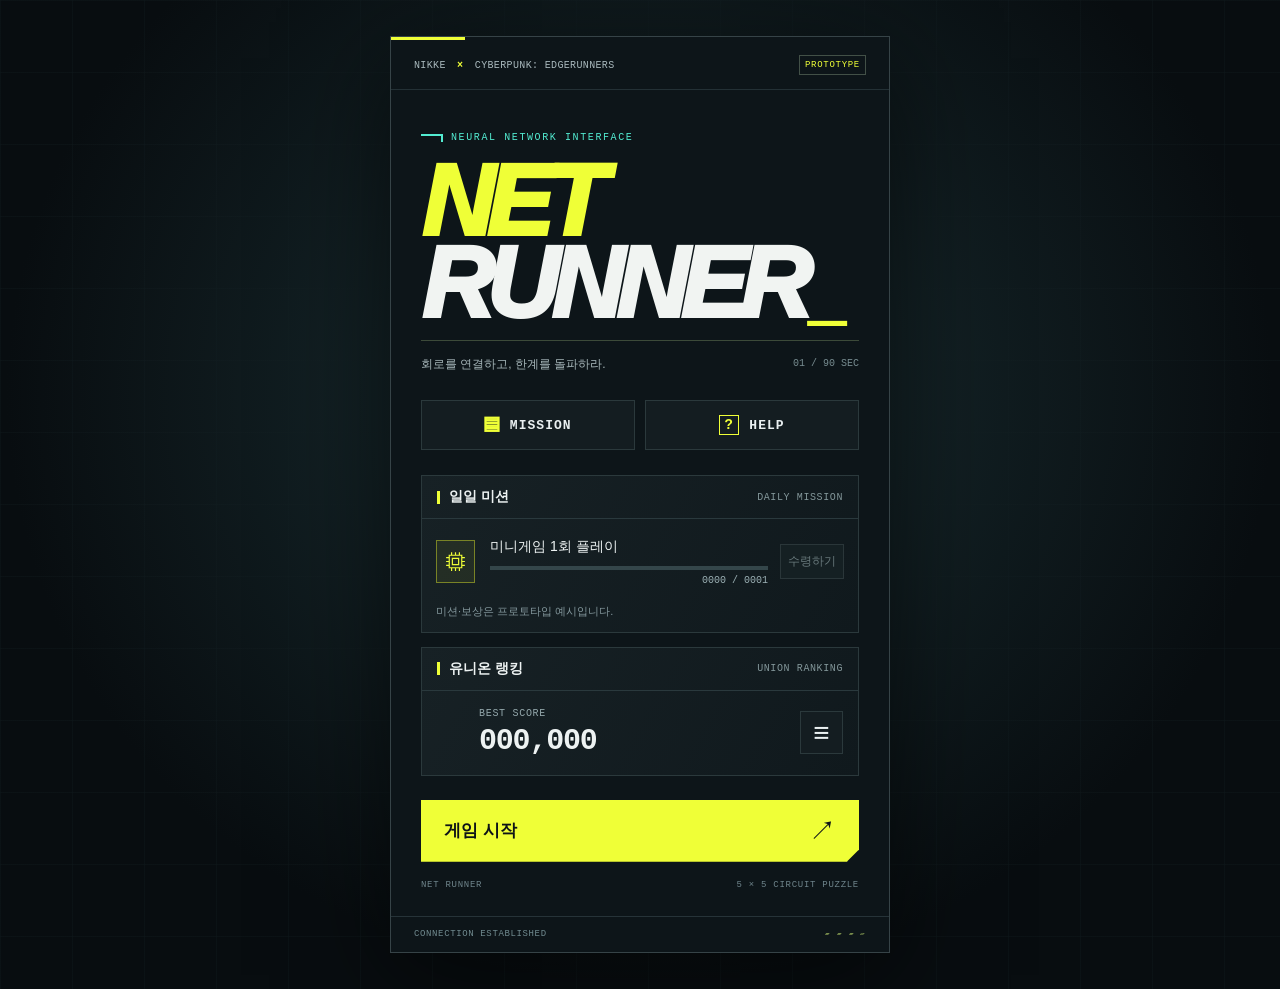
<file: Assets/StreamingAssets/NetRunner/index.html>
<!doctype html>
<html lang="ko">
<head>
  <meta charset="utf-8"><meta name="viewport" content="width=device-width,initial-scale=1,viewport-fit=cover">
  <meta name="theme-color" content="#0a1013">
  <title>NET RUNNER · 니케 × 사이버펑크: 엣지러너</title>
  <meta name="description" content="90초 동안 같은 색의 회로를 연결하는 NET RUNNER 미니게임 프로토타입.">
  <link rel="icon" href="[data-uri]" type="image/svg+xml"><style>
:root{color-scheme:dark;--ink:#0a1013;--panel:#141d21;--line:#2b393c;--muted:#91a5aa;--acid:#efff37;--cyan:#53ecd2;font-family:Arial,'Noto Sans KR','Malgun Gothic',sans-serif;font-size:16px;background:#080d10;color:#edf2f2}
*{box-sizing:border-box}body{margin:0;min-height:100svh;padding:30px 20px;display:grid;place-items:center;background-image:linear-gradient(90deg,#14212444 1px,transparent 1px),linear-gradient(#14212444 1px,transparent 1px),radial-gradient(ellipse at 50% 40%,#1b3034 0%,#080d10 70%);background-size:72px 72px,72px 72px,100% 100%}button{font:inherit;cursor:pointer;border:1px solid var(--line);color:#eaf0f1;background:var(--panel);transition:background .15s,border-color .15s,transform .15s}button:hover:not(:disabled){border-color:var(--acid);background:#263134}button:active:not(:disabled){transform:translateY(1px)}button:disabled{cursor:default;color:#68787b;background:#152023;border-color:#2a3639}button:focus-visible,svg:focus-visible{outline:2px solid var(--cyan);outline-offset:4px}[hidden]{display:none!important}.terminal{width:min(100%,500px);position:relative;border:1px solid #364347;background:#0d1519;box-shadow:0 22px 100px #0009;overflow:hidden}.terminal:before{content:'';display:block;position:absolute;width:74px;height:3px;top:0;left:0;background:var(--acid)}.brand-bar{padding:18px 23px 14px;display:flex;align-items:center;justify-content:space-between;gap:10px;font-family:monospace;font-size:10px;letter-spacing:.035em;border-bottom:1px solid #233035;color:#a9b9bd}.brand-bar b{color:var(--acid);padding:0 5px}.prototype{font-size:9px;letter-spacing:.08em;border:1px solid #425047;padding:4px 5px;color:var(--acid)}.home{padding:32px 30px 22px}.eyebrow{font:10px monospace;letter-spacing:.16em;color:var(--cyan);display:flex;align-items:center;gap:8px}.tiny-circuit{display:inline-block;width:22px;height:8px;border-top:2px solid var(--cyan);border-right:2px solid var(--cyan)}h1{margin:17px 0 16px;font-size:clamp(64px,18vw,91px);line-height:.82;letter-spacing:-.075em;font-weight:950;font-style:italic;color:var(--acid);position:relative}h1 span{color:#f1f4f2}h1 i{font-style:normal;color:var(--acid);margin-left:4px;font-size:.65em}.title-rule{display:flex;justify-content:space-between;gap:12px;border-top:1px solid #3c4a39;padding-top:14px;margin-bottom:27px;color:#a6b6b9;font-size:12px;line-height:1.5}.title-rule span:last-child{font:10px monospace;white-space:nowrap;padding-top:3px;color:#778c90}.menu-actions{display:grid;grid-template-columns:1fr 1fr;gap:10px;margin-bottom:25px}.menu-actions button{min-height:50px;display:flex;justify-content:center;align-items:center;gap:10px;font:700 13px monospace;letter-spacing:.08em}.button-icon{font-size:24px;color:var(--acid);line-height:1}.help-icon{display:inline-grid;place-items:center;width:20px;height:20px;border:1px solid var(--acid);color:var(--acid);font:700 14px monospace}.home-panel{border:1px solid var(--line);margin:0 0 14px;background:linear-gradient(120deg,#172125,#10191d)}.home-panel h2{font-size:14px;margin:0;display:flex;align-items:center;justify-content:space-between;padding:12px 15px;border-bottom:1px solid #2a393d;font-weight:600}.home-panel h2:before{content:'';width:3px;height:13px;background:var(--acid);margin-right:9px}.home-panel h2 small{font:10px monospace;letter-spacing:.06em;color:#83979a;margin-left:auto}.mission-row{display:grid;grid-template-columns:42px 1fr auto;align-items:center;gap:12px;padding:17px 14px}.reward{width:39px;height:43px;color:var(--acid);display:grid;place-items:center;border:1px solid #798326;background:#efff3710;position:relative}.reward svg{width:25px;height:25px}.claimed .reward{color:#6e8084;border-color:#3a4b50;background:#263135}.mission-info{min-width:0}.mission-name{font-size:14px;line-height:1.5;margin:0 0 9px}.progress-track{height:4px;background:#34464a;position:relative;overflow:hidden}.progress-track i{display:block;height:100%;background:var(--cyan)}.progress-text{font:10px monospace;color:#9bb0b4;text-align:right;margin-top:5px}.claim{font-size:12px;min-width:64px;min-height:35px;color:var(--acid);border-color:#899329;background:#efff3710}.example-note{font-size:11px;color:#84989d;line-height:1.5}.daily-note{margin:0 14px 12px}.rank-summary{padding:17px 15px;display:flex;align-items:center;gap:15px}.rank-summary>div{flex:1}.rank-summary small{display:block;font:10px monospace;letter-spacing:.07em;color:#94a8ac;margin-bottom:5px}.rank-summary strong{font:700 30px monospace;letter-spacing:-.04em}.medal{display:inline-block;min-width:27px;text-align:center;font:700 13px monospace;color:var(--acid)}.square-button{width:43px;height:43px;flex-shrink:0;display:grid;place-items:center;font-size:28px;line-height:1}.primary{background:var(--acid);border-color:var(--acid);color:#0d1417;font-weight:800}.primary:hover:not(:disabled){background:#f5ff79;color:#101719}.start-button{height:62px;width:100%;font-size:17px;margin-top:15px;display:flex;justify-content:space-between;align-items:center;padding:0 22px;clip-path:polygon(0 0,100% 0,100% calc(100% - 12px),calc(100% - 12px) 100%,0 100%)}.start-button span{font-size:27px;font-weight:400}.home-foot{display:flex;justify-content:space-between;margin-top:18px;color:#6f858c;font:9px monospace;letter-spacing:.08em}.terminal-foot{border-top:1px solid #263338;padding:12px 23px;display:flex;justify-content:space-between;align-items:center;font:9px monospace;letter-spacing:.07em;color:#718b90}.terminal-foot span:last-child{color:#819650}.game{padding:25px 24px 22px;position:relative}.timer-row{display:flex;align-items:end;gap:16px}.timer-area{flex:1}.timer-label{display:flex;justify-content:space-between;align-items:baseline;font:10px monospace;letter-spacing:.08em;margin-bottom:10px;color:#a2b5ba}.timer-label strong{font-size:20px;color:var(--acid);letter-spacing:0}.timer-track{height:9px;background:#2b3637;overflow:hidden}#timer-fill{height:100%;background:var(--acid);width:100%;transition:background .2s}.timer-area.urgent #timer-fill{background:#ff6678}.timer-area.urgent .timer-label strong{color:#ff6678}.scores{display:flex;justify-content:space-between;border-bottom:1px solid #2a373b;padding:24px 0 20px}.scores>div{display:flex;flex-direction:column;gap:5px}.scores>div:last-child{text-align:right}.scores span{font:10px monospace;letter-spacing:.12em;color:#8da4aa}.scores strong{font:700 clamp(24px,7vw,36px) monospace;letter-spacing:-.03em}.scores>div:last-child strong{font-size:21px;color:#a8bcbe;padding-top:12px}.round-header{display:flex;align-items:center;justify-content:center;gap:15px;margin:4px 0 22px}.round-header h2{font:12px monospace;letter-spacing:.13em;margin:0;display:flex;align-items:center;gap:10px;color:#a0b2b5}.round-header strong{font-size:21px;color:var(--acid);font-weight:400}.rule-line{height:1px;background:#314045;flex:1}.board-frame{position:relative;width:100%;aspect-ratio:1;border:1px solid #617173;padding:7px;background:#070e11;box-shadow:0 0 35px #010708 inset}.board-frame:before,.board-frame:after{content:'';position:absolute;pointer-events:none;width:15px;height:15px;border-color:var(--acid)}.board-frame:before{top:-2px;left:-2px;border-top:2px solid;border-left:2px solid;color:var(--acid)}.board-frame:after{bottom:-2px;right:-2px;border-bottom:2px solid;border-right:2px solid;color:var(--acid)}#board{width:100%;height:100%;display:block;touch-action:none;user-select:none;cursor:crosshair}.board-footer{display:flex;justify-content:space-between;font:10px monospace;color:#779299;margin:12px 0 0;letter-spacing:.08em}.reset-button{display:flex;flex-direction:column;align-items:center;justify-content:center;border:none;background:transparent!important;margin:19px auto 0;color:var(--acid);gap:1px;padding:5px 18px}.reset-button span{font-size:42px;line-height:1}.reset-button b{font:11px monospace;letter-spacing:.13em}.reset-button:disabled{opacity:.35;color:#a0b1ab}.reset-button:focus-visible{outline-offset:0}.play-instruction{text-align:center;font-size:12px;margin:13px 0 0;color:#8da3a9}.countdown{position:absolute;inset:0;background:#0a1317;display:flex;flex-direction:column;align-items:center;justify-content:center;gap:20px;color:#a7b9bb;z-index:2}.countdown>span{font-size:15px;letter-spacing:.1em}.countdown strong{font:italic 800 120px Arial;color:var(--acid);line-height:1}.feedback{min-height:36px;padding:8px 0;text-align:center;color:var(--acid);font:700 14px/20px monospace;pointer-events:none;opacity:0}.feedback.show{animation:score-pop 1s ease-out}@keyframes score-pop{0%{opacity:0;transform:translateY(8px)}15%{opacity:1}75%{opacity:1}100%{opacity:0;transform:translateY(-8px)}}dialog{color:#edf2f2;background:#10191e;border:1px solid #536369;padding:0;width:min(452px,calc(100vw - 28px));max-height:calc(100svh - 40px);box-shadow:0 20px 90px #000c;overflow:auto}dialog::backdrop{background:#02090bc9;backdrop-filter:blur(8px)}dialog.blocking::backdrop{background:#04090cf5;backdrop-filter:blur(24px)}.modal-heading{display:flex;align-items:center;justify-content:space-between;padding:19px 21px;border-bottom:1px solid #394347;background:var(--acid);color:#101719}.modal-heading h2{font-size:20px;letter-spacing:.025em;font-weight:800;margin:0}.close-button{background:transparent;color:inherit;border:0;font-size:29px;line-height:1;width:32px;height:32px;display:grid;place-items:center}.close-button:hover{background:#0001!important;border:none}.modal-sub{padding:13px 20px;margin:0;border-bottom:1px solid #2a393e}.mission-list{--row-height:94px;max-height:calc(var(--row-height)*5.5);overflow-y:auto;overscroll-behavior:contain}.mission-list .mission-row{height:var(--row-height);border-bottom:1px solid #29383e;padding:12px 17px}.rank-list{--row-height:63px;max-height:calc(var(--row-height)*6.5);overflow-y:auto;overscroll-behavior:contain}.rank-row{height:var(--row-height,63px);display:grid;grid-template-columns:20px 24px 30px 1fr auto;align-items:center;gap:9px;padding:9px 18px;border-bottom:1px solid #29383e}.rank-row .medal{min-width:0;font-size:15px}.rank-number{font:12px monospace;color:#8fa4aa}.avatar{display:grid;place-items:center;width:30px;height:32px;border:1px solid #42646b;background:#1c3038;color:#91bbcb;font:700 12px monospace}.rank-name{font-size:13px}.rank-score{font:700 15px monospace}.self-row{background:#efff3709;border-top:1px solid #9ca830;border-bottom:0;min-height:85px;height:auto}.self-row .avatar{color:var(--acid);border-color:#8e972a}.self-row .rank-score{font-size:22px}.help-content{padding:23px}.help-board{width:100%;height:145px;background:#0a1116;border:1px solid #2e3d43;margin-bottom:24px}.help-content ol{margin:0;padding-left:22px;display:grid;gap:17px}.help-content li{font-size:14px;line-height:1.7;color:#bccacd;padding-left:5px}.help-content li::marker{color:var(--acid);font-family:monospace}.help-content b{color:#edf3f3}.help-content .key-help{font-size:12px;color:#81999f;line-height:1.8;margin:22px 0 0;border-top:1px solid #2b3d44;padding-top:15px}.settlement{padding:39px 24px 25px;text-align:center;min-height:370px;display:flex;flex-direction:column;justify-content:space-between}.settlement .record-label{font:12px monospace;letter-spacing:.16em;color:#99afb5;margin-bottom:17px}.settlement .record-score{font:700 clamp(36px,10vw,55px) monospace;color:var(--acid);letter-spacing:-.06em}.settlement .settlement-title{font-size:13px;color:#a0b3b9;margin:12px 0}.modal-buttons{display:flex;gap:11px;margin-top:40px}.modal-buttons button{height:54px;flex:1;font-size:14px}.pause-heading{background:#192d35;color:#eaf5f5;border-top:3px solid var(--cyan)}
@media(min-width:760px) and (min-height:880px){body{padding:36px 20px}.home{padding-top:42px;padding-bottom:26px}.title-block{margin-bottom:10px}h1{font-size:100px}.start-button{margin-top:24px}.game{padding-top:32px;padding-bottom:28px}.round-header{margin-top:8px;margin-bottom:26px}}
@media(max-width:520px){body{padding:0;background:#0d1519;display:block}.terminal{width:100%;min-height:100svh;border-left:0;border-right:0;box-shadow:none}.brand-bar{padding:17px 20px 13px}.home{padding:28px 24px 20px}.game{padding:24px 20px 20px}.prototype{font-size:8px}.brand-bar{font-size:9px}.title-rule{font-size:11px}.mission-row{gap:9px}.mission-name{font-size:12px}.home-foot{font-size:8px}.terminal-foot{padding:12px 20px}.rank-row{gap:6px;padding-left:12px;padding-right:12px}}
@media(max-width:360px){.brand-bar{font-size:8px;padding-left:15px;padding-right:15px}.home{padding-left:18px;padding-right:18px}.game{padding-left:15px;padding-right:15px}.home-panel h2 small{font-size:9px}.mission-row{grid-template-columns:30px 1fr auto;padding:12px 10px;gap:8px}.reward{width:30px;height:35px}.claim{min-width:57px;font-size:11px}.rank-summary strong{font-size:27px}.title-rule span:last-child{display:none}}
@media(prefers-reduced-motion:reduce){*{animation:none!important;transition:none!important}.feedback.show{opacity:1}}

</style>
</head>
<body>
  <main id="app" class="terminal">
    <header class="brand-bar"><span>NIKKE <b>×</b> CYBERPUNK: EDGERUNNERS</span><span class="prototype">PROTOTYPE</span></header>
    <section id="home" class="home">
      <div class="title-block"><div class="eyebrow"><span class="tiny-circuit"></span> NEURAL NETWORK INTERFACE</div><h1>NET<br><span>RUNNER</span><i aria-hidden="true">_</i></h1><div class="title-rule"><span>회로를 연결하고, 한계를 돌파하라.</span><span>01 / 90 SEC</span></div></div>
      <nav class="menu-actions" aria-label="메뉴"><button data-action="missions"><span class="button-icon" aria-hidden="true">▤</span> MISSION</button><button data-action="help"><span class="help-icon" aria-hidden="true">?</span> HELP</button></nav>
      <section class="home-panel"><h2><span>일일 미션</span><small>DAILY MISSION</small></h2><div id="daily"></div></section>
      <section class="home-panel rank-panel"><h2><span>유니온 랭킹</span><small>UNION RANKING</small></h2><div class="rank-summary"><span id="home-medal" class="medal"></span><div><small>BEST SCORE</small><strong id="home-best">000,000</strong></div><button class="square-button" data-action="ranking" aria-label="유니온 전체 랭킹 열기">≡</button></div></section>
      <button class="primary start-button" data-action="start">게임 시작 <span aria-hidden="true">↗</span></button>
      <div class="home-foot"><span>NET RUNNER</span><span>5 × 5 CIRCUIT PUZZLE</span></div>
    </section>
    <section id="game" class="game" hidden aria-label="NET RUNNER 게임">
      <div class="timer-row"><div class="timer-area"><div class="timer-label"><span>TIME REMAINING</span><strong id="time">01:30</strong></div><div class="timer-track" role="progressbar" aria-label="남은 시간" aria-valuemin="0" aria-valuemax="90" id="timer"><div id="timer-fill"></div></div></div><button id="pause" class="square-button" data-action="pause" aria-label="일시정지"><span aria-hidden="true">Ⅱ</span></button></div>
      <div class="scores"><div><span>SCORE</span><strong id="score">000000</strong></div><div><span>BEST SCORE</span><strong id="best">000000</strong></div></div>
      <div id="feedback" class="feedback" aria-live="polite"></div>
      <div class="round-header"><span class="rule-line"></span><h2>ROUND <strong id="round">01</strong></h2><span class="rule-line"></span></div>
      <div class="board-frame"><svg id="board" viewBox="0 0 500 500" tabindex="0" role="application" aria-label="5×5 퍼즐. 같은 색 점을 드래그로 연결하세요."></svg><div id="countdown" class="countdown" hidden><span>연결 준비</span><strong id="count">3</strong></div></div>
      <div class="board-footer"><span id="connections">01 CIRCUIT</span><span>NETWORK / 5 × 5</span></div>
      <button id="reset" class="reset-button" data-action="reset" disabled><span aria-hidden="true">⟳</span><b>RESET</b></button>
      <p class="play-instruction">같은 색의 점을 드래그하여 연결하세요.</p>
    </section>
    <footer class="terminal-foot"><span>CONNECTION ESTABLISHED</span><span aria-hidden="true">▰ ▰ ▰ ▱</span></footer>
  </main>
  <dialog id="modal" aria-labelledby="modal-title"><div id="modal-content"></div></dialog>
  <script>
(() => {
'use strict';
const COLORS = ['#efff37', '#53ecd2', '#43a3ff', '#f5baff'];
const adjacent = (a,b) => Math.abs(a%5-b%5)+Math.abs(Math.floor(a/5)-Math.floor(b/5))===1;
const shuffle = (a,rng) => { for(let i=a.length-1;i>0;i--){const j=Math.floor(rng()*(i+1));[a[i],a[j]]=[a[j],a[i]];} return a; };

// Construct disjoint solution paths first, then expose only their endpoints.
function makePuzzle(count, rng=Math.random) {
  for(let attempt=0;attempt<150;attempt++){
    const occupied=new Set(), solutions=[];
    for(let c=0;c<count;c++){
      const starts=shuffle(Array.from({length:25},(_,i)=>i).filter(i=>!occupied.has(i)),rng);
      let found=null;
      for(const start of starts){
        const path=[start], target=3+Math.floor(rng()*4);
        const walk=()=>{
          if(path.length===target) return true;
          const tail=path.at(-1);
          const next=shuffle([tail-5,tail+5,tail-1,tail+1].filter(n=>n>=0&&n<25&&adjacent(tail,n)&&!occupied.has(n)&&!path.includes(n)),rng);
          for(const n of next){path.push(n);if(walk())return true;path.pop();}return false;
        };
        if(walk()){found=path;break;}
      }
      if(!found) break;
      found.forEach(n=>occupied.add(n));solutions.push(found);
    }
    if(solutions.length===count)return {pairs:solutions.map(p=>[p[0],p.at(-1)]),solutions};
  }
  const solutions=[[0,1,2,7,8,13,18],[15,10,5,6,11,12,17,22],[16,21,20],[3,4,9,14,19,24,23]].slice(0,count);
  return {pairs:solutions.map(p=>[p[0],p.at(-1)]),solutions};
}

class NetRunner {
  constructor({rng=Math.random,best=0}={}){this.rng=rng;this.best=best;this.phase='home';this.score=0;this.round=1;this.remaining=90000;this.drag=null;}
  start(now){this.score=0;this.round=1;this.remaining=90000;this.phase='countdown';this.countdownEnd=now+3000;this.drag=null;this.newPuzzle();}
  newPuzzle(){this.puzzle=makePuzzle(Math.min(this.round,4),this.rng);this.paths=this.puzzle.pairs.map(()=>[]);this.awarded=new Set();this.drag=null;}
  tick(now){
    if(this.phase==='countdown'&&now>=this.countdownEnd){this.phase='playing';this.deadline=this.countdownEnd+90000;}
    if(this.phase==='playing'){this.remaining=Math.max(0,this.deadline-now);if(this.remaining===0){this.phase='result';this.drag=null;return 'finished';}}
    return null;
  }
  pause(now){this.tick(now);if(this.phase!=='playing')return false;this.phase='paused';this.drag=null;return true;}
  resume(now){if(this.phase!=='paused')return;this.deadline=now+this.remaining;this.phase='playing';}
  finish(){if(!['playing','paused'].includes(this.phase))return false;this.phase='result';this.drag=null;return true;}
  get canReset(){return this.phase==='playing'&&this.drag===null&&this.paths.some(p=>p.length>1);}
  reset(now){this.tick(now);if(!this.canReset)return false;this.paths=this.puzzle.pairs.map(()=>[]);return true;}
  begin(cell,now){
    this.tick(now);if(this.phase!=='playing'||this.drag!==null||cell<0||cell>24)return false;
    let color=this.puzzle.pairs.findIndex(pair=>pair.includes(cell));
    if(color>=0){this.paths[color]=[cell];}
    else{color=this.paths.findIndex(p=>p.includes(cell));if(color<0)return false;this.paths[color]=this.paths[color].slice(0,this.paths[color].indexOf(cell)+1);}
    this.drag=color;return true;
  }
  move(cell,now){
    this.tick(now);if(this.phase!=='playing'||this.drag===null||cell<0||cell>24)return {};
    const c=this.drag,path=this.paths[c],tail=path.at(-1);
    if(cell===tail||!adjacent(tail,cell))return {};
    if(this.puzzle.pairs.some((pair,i)=>i!==c&&pair.includes(cell))||this.paths.some((p,i)=>i!==c&&p.includes(cell)))return {};
    const old=path.indexOf(cell);if(old>=0){this.paths[c]=path.slice(0,old+1);return {changed:true};}
    path.push(cell);const event={changed:true};
    if(this.connected(c)){
      this.drag=null;
      if(!this.awarded.has(c)){this.awarded.add(c);this.addScore(1000);event.line=true;}
      if(this.puzzle.pairs.every((_,i)=>this.connected(i))){this.addScore(5000);event.round=true;this.round=Math.min(99,this.round+1);this.newPuzzle();}
    }
    return event;
  }
  end(){this.drag=null;}
  connected(c){const p=this.paths[c],pair=this.puzzle.pairs[c];return p.length>1&&pair.includes(p[0])&&pair.includes(p.at(-1))&&p[0]!==p.at(-1);}
  addScore(n){this.score=Math.min(999999,this.score+n);this.best=Math.max(this.best,this.score);}
}

const $=id=>document.getElementById(id), now=()=>performance.now();
const KEY='net-runner-prototype-v1';
const today=()=>{const d=new Date();return `${d.getFullYear()}-${d.getMonth()+1}-${d.getDate()}`;};
let saved={best:0,plays:0,lines:0,rounds:0,claimed:[],daily:{date:today(),plays:0,claimed:false}};
// Keep records only for this page execution; discard records from older versions.
try{localStorage.removeItem(KEY);}catch{}
const game=new NetRunner({best:saved.best});
let settled=false, pointer=null,previousPoint=null, keyboardCell=0,keyboardActive=false,modalKind=null;
const save=()=>{saved.best=game.best;};
const scoreText=n=>n.toString().padStart(6,'0'), comma=n=>scoreText(n).replace(/(\d{3})(\d{3})/,'$1,$2');
const rewardIcon='<svg viewBox="0 0 32 32" fill="none" aria-hidden="true"><path d="M8 8h16v16H8zM12 12h8v8h-8zM4 11h4M4 16h4M4 21h4M24 11h4M24 16h4M24 21h4M11 4v4M16 4v4M21 4v4M11 24v4M16 24v4M21 24v4" stroke="currentColor" stroke-width="1.5"/></svg>';
const missions=[
  {id:'play1',label:'미니게임 1회 플레이',key:'plays',target:1},
  {id:'line5',label:'라인 5개 연결',key:'lines',target:5},
  {id:'round3',label:'라운드 3회 클리어',key:'rounds',target:3},
  {id:'play3',label:'미니게임 3회 플레이',key:'plays',target:3},
  {id:'line20',label:'라인 20개 연결',key:'lines',target:20},
  {id:'round10',label:'라운드 10회 클리어',key:'rounds',target:10},
  {id:'play5',label:'미니게임 5회 플레이',key:'plays',target:5}
];
const demoMembers=[['LUCY',168000],['REBECCA',145000],['DAVID',127000],['DORO',96000],['RAPI',83000],['ANIS',67000],['NEON',54000],['RUNNER',32000]];
const rankings=()=>[...demoMembers.map(([name,score],i)=>({name,score,i,self:false})),{name:'플레이어',score:game.best,i:99,self:true}].sort((a,b)=>b.score-a.score||a.i-b.i);
function medal(rank){return rank<3?['◈','◈','◈'][rank]:'';}
function medalStyle(rank){return ['#efff37','#c2d2dc','#bf8962'][rank]||'inherit';}
function missionRow(m,daily=false){
  const value=Math.min(m.target,daily?saved.daily.plays:saved[m.key]);
  const claimed=daily?saved.daily.claimed:saved.claimed.includes(m.id),ready=value>=m.target;
  return `<div class="mission-row ${claimed?'claimed':''}"><div class="reward" aria-label="${claimed?'수령 완료':'예시 보상 아이템'}">${rewardIcon}</div><div class="mission-info"><p class="mission-name">${m.label}</p><div class="progress-track" role="progressbar" aria-label="${m.label}" aria-valuenow="${value}" aria-valuemin="0" aria-valuemax="${m.target}"><i style="width:${value/m.target*100}%"></i></div><div class="progress-text">${String(value).padStart(4,'0')} / ${String(m.target).padStart(4,'0')}</div></div><button class="claim" data-action="claim" data-id="${daily?'daily':m.id}" ${claimed||!ready?'disabled':''}>${claimed?'수령 완료':'수령하기'}</button></div>`;
}
function rollover(){if(saved.daily.date!==today()){saved.daily={date:today(),plays:0,claimed:false};save();}}
function renderHome(){
  rollover();$('home-best').textContent=comma(game.best);
  const rank=rankings().findIndex(r=>r.self);$('home-medal').textContent=medal(rank);$('home-medal').style.color=medalStyle(rank);
  $('daily').innerHTML=missionRow({label:'미니게임 1회 플레이',target:1},true)+'<p class="example-note daily-note">미션·보상은 프로토타입 예시입니다.</p>';
}
function home(){game.phase='home';closeModal();$('home').hidden=false;$('game').hidden=true;renderHome();}
function start(){closeModal();settled=false;pointer=null;previousPoint=null;keyboardActive=false;keyboardCell=0;game.start(now());$('home').hidden=true;$('game').hidden=false;$('countdown').hidden=false;$('board').style.visibility='hidden';$('count').textContent='3';$('feedback').classList.remove('show');renderBoard();renderHUD();}
function gridSVG(){let s='<rect width="500" height="500" fill="#0a1317"/>';for(let i=0;i<=5;i++){s+=`<path d="M${i*100} 0V500M0 ${i*100}H500" stroke="#324047" stroke-width="1"/>`;}for(let y=0;y<5;y++)for(let x=0;x<5;x++)s+=`<circle cx="${x*100+50}" cy="${y*100+50}" r="2" fill="#33494f"/>`;return s;}
const center=n=>`${n%5*100+50},${Math.floor(n/5)*100+50}`;
function renderBoard(){
  let s=gridSVG();
  game.paths.forEach((path,c)=>{
    if(path.length<2)return;
    const points=path.map(center).join(' '),color=COLORS[c];
    s+=`<polyline points="${points}" fill="none" stroke="${color}" stroke-opacity=".09" stroke-width="30" stroke-linecap="round" stroke-linejoin="round"/><polyline points="${points}" fill="none" stroke="${color}" stroke-width="12" stroke-linecap="round" stroke-linejoin="round"/>`;
  });
  game.puzzle.pairs.forEach((pair,c)=>pair.forEach(n=>{
    const [x,y]=center(n).split(',');const connected=game.connected(c);
    s+=`<g><circle cx="${x}" cy="${y}" r="29" fill="${COLORS[c]}" opacity=".08"/><circle cx="${x}" cy="${y}" r="23" fill="#0a1317" stroke="${COLORS[c]}" stroke-width="2"/><circle cx="${x}" cy="${y}" r="${connected?17:13}" fill="${COLORS[c]}"/>${connected?`<path d="M${+x-7} ${y}l5 5 9-10" fill="none" stroke="#0a1317" stroke-width="3"/>`:''}</g>`;
  }));
  if(keyboardActive)s+=`<rect x="${keyboardCell%5*100+8}" y="${Math.floor(keyboardCell/5)*100+8}" width="84" height="84" fill="none" stroke="white" stroke-width="2" stroke-dasharray="5 5"/>`;
  $('board').innerHTML=s;$('reset').disabled=!game.canReset;
}
function renderHUD(){
  $('score').textContent=scoreText(game.score);$('best').textContent=scoreText(game.best);$('round').textContent=String(game.round).padStart(2,'0');
  const seconds=Math.ceil(game.remaining/1000);$('time').textContent=`${String(Math.floor(seconds/60)).padStart(2,'0')}:${String(seconds%60).padStart(2,'0')}`;
  $('timer-fill').style.width=`${game.remaining/90000*100}%`;$('timer').setAttribute('aria-valuenow',String(seconds));$('timer').parentElement.classList.toggle('urgent',seconds<=15);
  $('connections').textContent=`${String(game.puzzle.pairs.length).padStart(2,'0')} CIRCUIT${game.puzzle.pairs.length>1?'S':''}`;
  $('pause').disabled=game.phase!=='playing';$('reset').disabled=!game.canReset;
}
function feedback(text){$('feedback').textContent=text;$('feedback').classList.remove('show');void $('feedback').offsetWidth;$('feedback').classList.add('show');}
function afterMove(event){
  if(event.line)saved.lines++;
  if(event.round)saved.rounds++;
  if(event.line||event.round){save();feedback(event.round?`+${event.line?'6,000':'5,000'}  ROUND CLEAR`:'+1,000  CONNECTED');}
  if(event.changed){renderBoard();renderHUD();}
  if(game.phase==='result')settle();
}
function settle(){
  if(settled)return;settled=true;rollover();saved.plays++;saved.daily.plays++;save();pointer=null;game.end();renderHUD();showModal('result');
}
function closeModal(){if($('modal').open)$('modal').close();modalKind=null;}
function heading(title,close=true,extra=''){return `<div class="modal-heading ${extra}"><h2 id="modal-title">${title}</h2>${close?'<button class="close-button" data-action="close" aria-label="닫기">×</button>':''}</div>`;}
function rankRow(r,i,self=false){return `<div class="rank-row ${self?'self-row':''}"><span class="medal" style="color:${medalStyle(i)}">${medal(i)}</span><span class="rank-number">${String(i+1).padStart(2,'0')}</span><span class="avatar" aria-label="${r.name} 초상화">${r.self?'P':r.name.slice(0,1)}</span><span class="rank-name">${r.name}</span><strong class="rank-score">${comma(r.score)}</strong></div>`;}
function showModal(kind){
  modalKind=kind;const blocking=['pause','result'].includes(kind);$('modal').classList.toggle('blocking',blocking);let content='';
  if(kind==='missions')content=heading('미션')+'<p class="example-note modal-sub">예시 미션·보상 · 기록은 새로 실행하면 초기화됩니다.</p><div class="mission-list">'+missions.map(m=>missionRow(m)).join('')+'</div>';
  if(kind==='ranking'){
    const rows=rankings(),self=rows.findIndex(r=>r.self);content=heading('유니온 랭킹')+'<p class="example-note modal-sub">예시 유니온 멤버 · 플레이어 점수는 현재 실행 중의 기록입니다.</p><div class="rank-list">'+rows.map((r,i)=>rankRow(r,i)).join('')+'</div>'+rankRow(rows[self],self,true);
  }
  if(kind==='help')content=heading('HELP')+`<div class="help-content"><svg class="help-board" viewBox="0 0 350 145" aria-label="같은 색의 점을 겹치지 않는 선으로 연결한 예시"><path d="M35 35H105V105H175M175 35H245V105H315" fill="none" stroke="#efff37" stroke-width="7" stroke-linejoin="round"/><path d="M175 35H245V105H315" fill="none" stroke="#53ecd2" stroke-width="7" stroke-linejoin="round"/><g fill="#efff37"><circle cx="35" cy="35" r="13"/><circle cx="175" cy="105" r="13"/></g><g fill="#53ecd2"><circle cx="175" cy="35" r="13"/><circle cx="315" cy="105" r="13"/></g></svg><ol><li><b>같은 색의 점을 연결하세요.</b><br>점을 누른 채 상하좌우로 드래그합니다. 다른 선이나 다른 색의 점을 통과할 수 없습니다.</li><li><b>90초 동안 최대한 많은 퍼즐을 완성하세요.</b><br>모든 색을 연결하면 다음 라운드로 넘어갑니다. 빈칸을 모두 채울 필요는 없습니다.</li><li><b>라인 연결 1,000점 + 라운드 완료 5,000점.</b><br>이미 점수를 받은 라인은 다시 연결해도 점수를 추가로 받지 않습니다.</li><li><b>경로를 바꾸려면 되돌아가거나 RESET.</b><br>점을 다시 누르면 해당 색의 선을 새로 그립니다. RESET은 현재 퍼즐의 모든 선을 지웁니다.</li></ol><p class="key-help">마우스·터치: 누른 채 드래그</p></div>`;
  if(kind==='pause')content=heading('일시정지',true,'pause-heading')+`<div class="settlement"><div><p class="record-label">SCORE</p><div class="record-score">${comma(game.score)}</div></div><div class="modal-buttons"><button data-action="finish">게임 종료</button></div></div>`;
  if(kind==='result')content=heading('TIME OUT',false)+`<div class="settlement"><div><p class="record-label">RECORD SCORE</p><div class="record-score">${comma(game.score)}</div><p class="settlement-title">플레이 종료 및 정산</p></div><div class="modal-buttons"><button data-action="home">게임 종료</button><button class="primary" data-action="start">재시작</button></div></div>`;
  $('modal-content').innerHTML=content;if(!$('modal').open)$('modal').showModal();
}
function pause(){if(game.pause(now())){pointer=null;previousPoint=null;renderBoard();renderHUD();showModal('pause');}else if(game.phase==='result')settle();}
function dismiss(){if(modalKind==='result')return;if(modalKind==='pause'){game.resume(now());renderHUD();}closeModal();}
document.addEventListener('click',e=>{
  const b=e.target.closest('button[data-action]');if(!b||b.disabled)return;
  switch(b.dataset.action){
    case 'start':start();break;
    case 'home':home();break;
    case 'missions':showModal('missions');break;
    case 'ranking':showModal('ranking');break;
    case 'help':showModal('help');break;
    case 'close':dismiss();break;
    case 'pause':pause();break;
    case 'finish':if(game.finish())settle();break;
    case 'reset':if(game.reset(now()))renderBoard();if(game.phase==='result')settle();break;
    case 'claim':{
      rollover();const id=b.dataset.id;
      if(id==='daily'){if(saved.daily.plays<1||saved.daily.claimed)return;saved.daily.claimed=true;}
      else{const m=missions.find(x=>x.id===id);if(!m||saved[m.key]<m.target||saved.claimed.includes(id))return;saved.claimed.push(id);}
      save();renderHome();if(modalKind==='missions')showModal('missions');break;
    }
  }
});
$('modal').addEventListener('cancel',e=>{e.preventDefault();dismiss();});
function point(e){const r=$('board').getBoundingClientRect();return {x:(e.clientX-r.left)/r.width*500,y:(e.clientY-r.top)/r.height*500};}
function cell(p){if(p.x<0||p.x>=500||p.y<0||p.y>=500)return -1;return Math.floor(p.y/100)*5+Math.floor(p.x/100);}
$('board').addEventListener('pointerdown',e=>{
  if(pointer!==null||e.button!==0||modalKind)return;
  const p=point(e),c=cell(p);keyboardActive=false;
  if(game.begin(c,now())){e.preventDefault();pointer=e.pointerId;previousPoint=p;keyboardCell=c;$('board').setPointerCapture(e.pointerId);renderBoard();}
  if(game.phase==='result')settle();
});
$('board').addEventListener('pointermove',e=>{
  if(e.pointerId!==pointer||game.drag===null)return;e.preventDefault();
  const p=point(e),from=previousPoint||p;const steps=Math.ceil(Math.max(Math.abs(p.x-from.x),Math.abs(p.y-from.y))/16)||1;
  for(let i=1;i<=steps&&game.drag!==null;i++){
    const q={x:from.x+(p.x-from.x)*i/steps,y:from.y+(p.y-from.y)*i/steps},c=cell(q);
    if(c<0)break;
    afterMove(game.move(c,now()));
  }
  previousPoint=p;
});
function release(e){if(e.pointerId!==pointer)return;pointer=null;previousPoint=null;game.end();if($('board').hasPointerCapture(e.pointerId))$('board').releasePointerCapture(e.pointerId);renderBoard();}
$('board').addEventListener('pointerup',release);$('board').addEventListener('pointercancel',release);$('board').addEventListener('lostpointercapture',release);
$('board').addEventListener('keydown',e=>{
  if(game.phase!=='playing'||modalKind)return;
  if(!['ArrowUp','ArrowDown','ArrowLeft','ArrowRight',' ','Enter'].includes(e.key))return;
  e.preventDefault();keyboardActive=true;const c=keyboardCell;
  if(e.key===' '||e.key==='Enter'){if(game.drag===null)game.begin(c,now());else game.end();}
  else{
    if(e.key==='ArrowUp'&&c>=5)keyboardCell-=5;
    if(e.key==='ArrowDown'&&c<20)keyboardCell+=5;
    if(e.key==='ArrowLeft'&&c%5>0)keyboardCell--;
    if(e.key==='ArrowRight'&&c%5<4)keyboardCell++;
    if(game.drag!==null)afterMove(game.move(keyboardCell,now()));
  }
  renderBoard();renderHUD();if(game.phase==='result')settle();
});
// Loss of focus stops a held gesture; it does not grant extra play time.
window.addEventListener('blur',()=>{pointer=null;previousPoint=null;game.end();if(game.puzzle)renderBoard();});
function frame(){
  const t=now(),oldPhase=game.phase;const ended=game.tick(t);
  if(oldPhase==='countdown'){
    $('count').textContent=String(Math.max(1,Math.ceil((game.countdownEnd-t)/1000)));
    if(game.phase!=='countdown'){$('countdown').hidden=true;$('board').style.visibility='visible';renderBoard();}
  }
  if(['playing','countdown'].includes(game.phase))renderHUD();
  if(ended==='finished')settle();requestAnimationFrame(frame);
}
renderHome();requestAnimationFrame(frame);

})();
</script>
</body>
</html>
</file>
